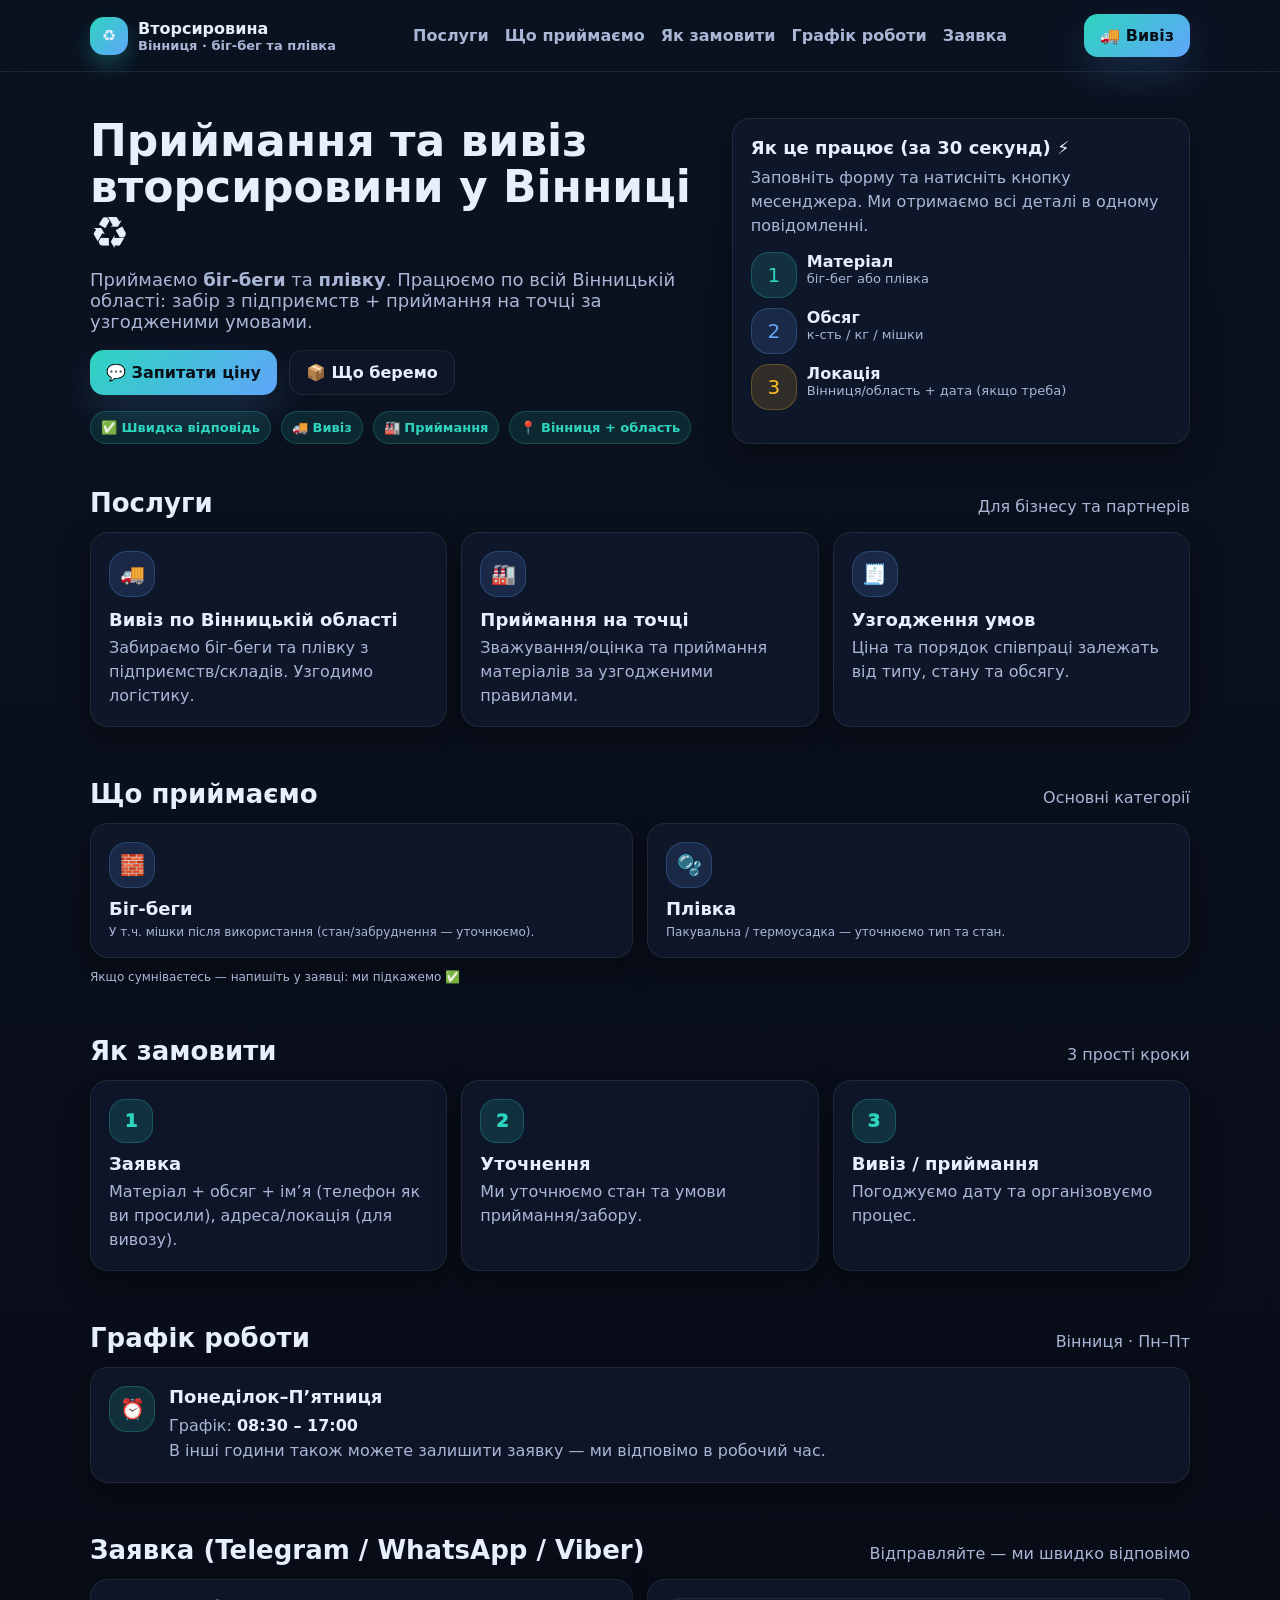
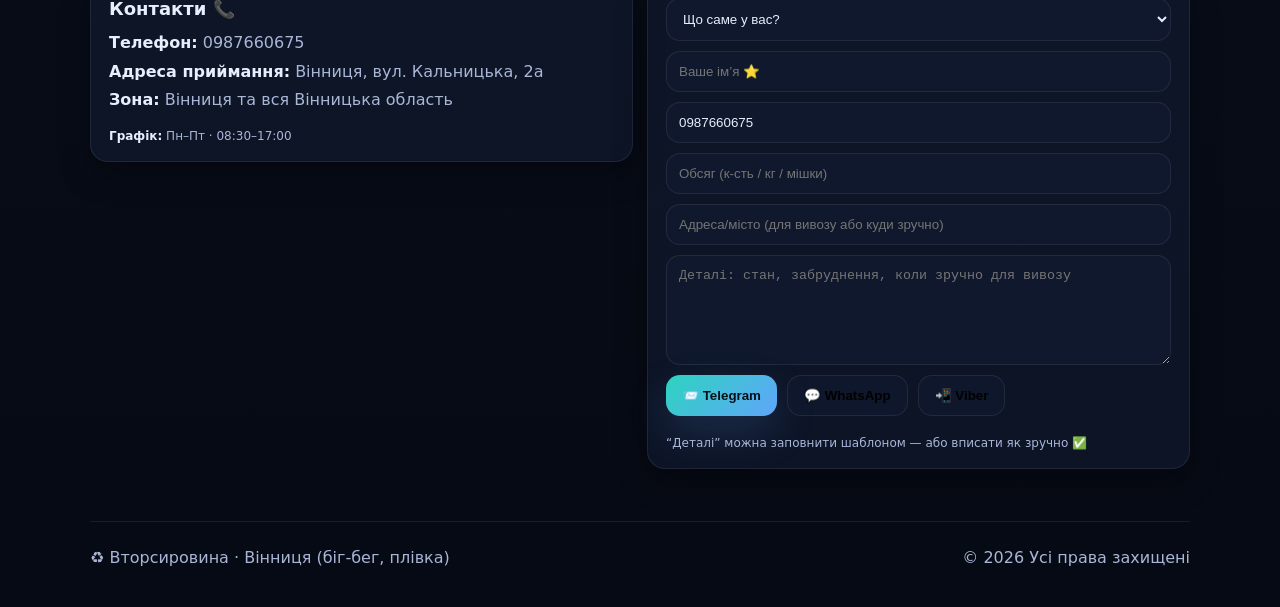
<file: index.html>
<!doctype html>
<html lang="uk">
<head>
  <meta charset="utf-8" />
  <meta name="viewport" content="width=device-width, initial-scale=1" />
  <title>Вторсировина Вінниця — біг-бег та плівка (вивіз і приймання)</title>
  <style>
    :root{
      --bg:#0b1220;
      --card:rgba(18,27,49,.65);
      --text:#e7eefc;
      --muted:#a9b6d6;
      --accent:#2dd4bf;
      --accent2:#60a5fa;
      --border:rgba(255,255,255,.08);
      --shadow:0 12px 30px rgba(0,0,0,.35);
      --radius:18px;
    }
    *{box-sizing:border-box}
    body{
      margin:0;
      font-family:system-ui,-apple-system,Segoe UI,Roboto,Arial,sans-serif;
      background:linear-gradient(180deg,var(--bg),#060a14);
      color:var(--text);
    }
    a{ color:inherit; text-decoration:none; }
    .container{ width:min(1100px, 92vw); margin:0 auto; }

    header{
      position:sticky; top:0; z-index:10;
      background:rgba(11,18,32,.72);
      border-bottom:1px solid var(--border);
      backdrop-filter: blur(10px);
    }
    .nav{
      display:flex; align-items:center; justify-content:space-between; gap:14px;
      padding:14px 0;
    }
    .brand{ display:flex; align-items:center; gap:10px; font-weight:900; }
    .logo{
      width:38px; height:38px; border-radius:14px;
      background:linear-gradient(135deg,var(--accent),var(--accent2));
      display:flex; align-items:center; justify-content:center;
      box-shadow: 0 10px 20px rgba(45,212,191,.25);
      flex:0 0 auto;
    }
    nav ul{ list-style:none; display:flex; gap:16px; padding:0; margin:0; }
    nav a{ color:var(--muted); font-weight:700; }
    nav a:hover{ color:var(--text); }

    .btn{
      display:inline-flex; align-items:center; justify-content:center; gap:10px;
      padding:12px 16px; border-radius:14px;
      font-weight:900;
      border:1px solid var(--border);
      background:rgba(18,27,49,.55);
      white-space:nowrap;
    }
    .btn.primary{
      border:none; color:#071018;
      background:linear-gradient(135deg,var(--accent),var(--accent2));
      box-shadow:0 16px 40px rgba(96,165,250,.18);
    }

    .hero{ padding:46px 0 18px; }
    .grid{ display:grid; grid-template-columns: 1.15fr .85fr; gap:22px; align-items:stretch; }
    h1{ font-size:44px; line-height:1.05; margin:0 0 12px; }
    .lead{ color:var(--muted); font-size:18px; margin:0 0 18px; }

    .actions{ display:flex; gap:12px; flex-wrap:wrap; margin-top:14px; }
    .kpi{ display:flex; gap:10px; flex-wrap:wrap; margin-top:16px; }
    .tag{
      padding:8px 10px; border-radius:999px;
      background:rgba(45,212,191,.12);
      border:1px solid rgba(45,212,191,.22);
      color:var(--accent); font-weight:900; font-size:13px;
    }

    .card{
      background:var(--card);
      border:1px solid var(--border);
      border-radius:var(--radius);
      box-shadow:var(--shadow);
      padding:18px;
    }
    section{ padding:26px 0; }

    .section-title{
      display:flex; align-items:baseline; justify-content:space-between; gap:14px;
      margin-bottom:14px;
    }
    .section-title h2{ margin:0; font-size:26px; }
    .section-title p{ margin:0; color:var(--muted); }

    .services{ display:grid; grid-template-columns: repeat(3, 1fr); gap:14px; }
    .service p{ margin:0; color:var(--muted); line-height:1.5; }
    .service h3{ margin:12px 0 6px; font-size:18px; }

    .icon{
      width:46px; height:46px; border-radius:18px;
      background:rgba(96,165,250,.14);
      border:1px solid rgba(96,165,250,.25);
      display:flex; align-items:center; justify-content:center;
      font-size:20px;
    }

    .materials{ display:grid; grid-template-columns: repeat(2, 1fr); gap:14px; }
    .steps{ display:grid; grid-template-columns: repeat(3, 1fr); gap:14px; }
    .step .num{
      width:44px; height:44px; border-radius:16px; font-size:18px;
      background:rgba(45,212,191,.14);
      border:1px solid rgba(45,212,191,.25);
      display:flex; align-items:center; justify-content:center;
      color:var(--accent); font-weight:1000;
      margin-bottom:10px;
    }
    .step b{ font-size:18px; display:block; }
    .step p{ margin:6px 0 0; color:var(--muted); line-height:1.5; }

    .contact-grid{ display:grid; grid-template-columns: 1fr 1fr; gap:14px; align-items:start; }

    form{ display:grid; gap:10px; }
    input, textarea, select{
      width:100%;
      padding:12px 12px;
      border-radius:14px;
      border:1px solid var(--border);
      background:rgba(18,27,49,.65);
      color:var(--text);
      outline:none;
    }
    textarea{ min-height:110px; resize:vertical; }
    .small-note{ color:var(--muted); font-size:12px; margin:10px 0 0; }
    .btn-row{ display:flex; gap:10px; flex-wrap:wrap; }

    footer{
      padding:26px 0 40px;
      color:var(--muted);
      border-top:1px solid var(--border);
      margin-top:26px;
    }

    .desktop-only{ display:inline-flex; }
    .mobile-actions{ display:none; gap:10px; align-items:center; }

    @media (max-width: 980px){
      .grid{ grid-template-columns: 1fr; }
      h1{ font-size:36px; }
      nav ul{ display:none; }
      .services{ grid-template-columns: 1fr; }
      .materials{ grid-template-columns: 1fr; }
      .steps{ grid-template-columns: 1fr; }
      .contact-grid{ grid-template-columns: 1fr; }
      .desktop-only{ display:none; }
      .mobile-actions{ display:flex; }
    }
  </style>
</head>
<body>
<header>
  <div class="container">
    <div class="nav">
      <div class="brand">
        <div class="logo">♻️</div>
        <div>
          <div>Вторсировина</div>
          <div style="color:var(--muted); font-size:13px; font-weight:800;">Вінниця · біг-бег та плівка</div>
        </div>
      </div>

      <nav>
        <ul>
          <li><a href="#services">Послуги</a></li>
          <li><a href="#materials">Що приймаємо</a></li>
          <li><a href="#order">Як замовити</a></li>
          <li><a href="#schedule">Графік роботи</a></li>
          <li><a href="#contact">Заявка</a></li>
        </ul>
      </nav>

      <a class="btn primary desktop-only" href="#contact">🚚 Вивіз</a>

      <div class="mobile-actions">
        <a class="btn" href="tel:+380987660675">📞 Дзвінок</a>
        <a class="btn primary" href="https://t.me/0987660675" target="_blank" rel="noopener">💬 Telegram</a>
      </div>
    </div>
  </div>
</header>

<main class="container">
  <section class="hero">
    <div class="grid">
      <div>
        <h1>Приймання та вивіз вторсировини у Вінниці ♻️</h1>
        <p class="lead">
          Приймаємо <b>біг-беги</b> та <b>плівку</b>. Працюємо по всій Вінницькій області:
          забір з підприємств + приймання на точці за узгодженими умовами.
        </p>

        <div class="actions">
          <a class="btn primary" href="#contact">💬 Запитати ціну</a>
          <a class="btn" href="#materials">📦 Що беремо</a>
        </div>

        <div class="kpi">
          <span class="tag">✅ Швидка відповідь</span>
          <span class="tag">🚚 Вивіз</span>
          <span class="tag">🏭 Приймання</span>
          <span class="tag">📍 Вінниця + область</span>
        </div>
      </div>

      <div class="card">
        <b style="font-size:18px;">Як це працює (за 30 секунд) ⚡</b>
        <p style="color:var(--muted); margin:8px 0 14px; line-height:1.5;">
          Заповніть форму та натисніть кнопку месенджера. Ми отримаємо всі деталі в одному повідомленні.
        </p>

        <div style="display:grid; gap:10px;">
          <div style="display:flex; gap:10px; align-items:flex-start;">
            <div class="icon" style="background:rgba(45,212,191,.14); border-color:rgba(45,212,191,.25); color:var(--accent);">1</div>
            <div><b>Матеріал</b><div style="color:var(--muted); font-size:13px;">біг-бег або плівка</div></div>
          </div>

          <div style="display:flex; gap:10px; align-items:flex-start;">
            <div class="icon" style="background:rgba(96,165,250,.14); border-color:rgba(96,165,250,.25); color:var(--accent2);">2</div>
            <div><b>Обсяг</b><div style="color:var(--muted); font-size:13px;">к-сть / кг / мішки</div></div>
          </div>

          <div style="display:flex; gap:10px; align-items:flex-start;">
            <div class="icon" style="background:rgba(251,191,36,.14); border-color:rgba(251,191,36,.25); color:#fbbf24;">3</div>
            <div><b>Локація</b><div style="color:var(--muted); font-size:13px;">Вінниця/область + дата (якщо треба)</div></div>
          </div>
        </div>
      </div>
    </div>
  </section>

  <section id="services">
    <div class="section-title">
      <h2>Послуги</h2>
      <p>Для бізнесу та партнерів</p>
    </div>

    <div class="services">
      <div class="card service">
        <div class="icon">🚚</div>
        <h3>Вивіз по Вінницькій області</h3>
        <p>Забираємо біг-беги та плівку з підприємств/складів. Узгодимо логістику.</p>
      </div>

      <div class="card service">
        <div class="icon">🏭</div>
        <h3>Приймання на точці</h3>
        <p>Зважування/оцінка та приймання матеріалів за узгодженими правилами.</p>
      </div>

      <div class="card service">
        <div class="icon">🧾</div>
        <h3>Узгодження умов</h3>
        <p>Ціна та порядок співпраці залежать від типу, стану та обсягу.</p>
      </div>
    </div>
  </section>

  <section id="materials">
    <div class="section-title">
      <h2>Що приймаємо</h2>
      <p>Основні категорії</p>
    </div>

    <div class="materials">
      <div class="card">
        <div class="icon">🧱</div>
        <h3 style="margin:10px 0 6px; font-size:18px;">Біг-беги</h3>
        <p class="small-note" style="margin-top:0;">
          У т.ч. мішки після використання (стан/забруднення — уточнюємо).
        </p>
      </div>

      <div class="card">
        <div class="icon">🫧</div>
        <h3 style="margin:10px 0 6px; font-size:18px;">Плівка</h3>
        <p class="small-note" style="margin-top:0;">
          Пакувальна / термоусадка — уточнюємо тип та стан.
        </p>
      </div>
    </div>

    <p class="small-note" style="margin-top:12px;">
      Якщо сумніваєтесь — напишіть у заявці: ми підкажемо ✅
    </p>
  </section>

  <section id="order">
    <div class="section-title">
      <h2>Як замовити</h2>
      <p>3 прості кроки</p>
    </div>

    <div class="steps">
      <div class="card step">
        <div class="num">1</div>
        <b>Заявка</b>
        <p>Матеріал + обсяг + ім’я (телефон як ви просили), адреса/локація (для вивозу).</p>
      </div>

      <div class="card step">
        <div class="num">2</div>
        <b>Уточнення</b>
        <p>Ми уточнюємо стан та умови приймання/забору.</p>
      </div>

      <div class="card step">
        <div class="num">3</div>
        <b>Вивіз / приймання</b>
        <p>Погоджуємо дату та організовуємо процес.</p>
      </div>
    </div>
  </section>

  <section id="schedule">
    <div class="section-title">
      <h2>Графік роботи</h2>
      <p>Вінниця · Пн–Пт</p>
    </div>

    <div class="card">
      <div style="display:flex; gap:14px; flex-wrap:wrap; align-items:flex-start;">
        <div class="icon" style="background:rgba(45,212,191,.14); border-color:rgba(45,212,191,.25); color:var(--accent);">⏰</div>
        <div>
          <b style="font-size:18px;">Понеділок–П’ятниця</b>
          <p style="margin:6px 0 0; color:var(--muted); line-height:1.6;">
            Графік: <b style="color:var(--text);">08:30 – 17:00</b><br/>
            В інші години також можете залишити заявку — ми відповімо в робочий час.
          </p>
        </div>
      </div>
    </div>
  </section>

  <section id="contact">
    <div class="section-title">
      <h2>Заявка (Telegram / WhatsApp / Viber)</h2>
      <p>Відправляйте — ми швидко відповімо</p>
    </div>

    <div class="contact-grid">
      <div class="card">
        <b style="font-size:18px;">Контакти 📞</b>
        <p style="color:var(--muted); line-height:1.8; margin:10px 0 0;">
          <b style="color:var(--text);">Телефон:</b> 0987660675<br/>
          <b style="color:var(--text);">Адреса приймання:</b> Вінниця, вул. Кальницька, 2а<br/>
          <b style="color:var(--text);">Зона:</b> Вінниця та вся Вінницька область
        </p>

        <p class="small-note" style="margin-top:14px;">
          <b style="color:var(--text);">Графік:</b> Пн–Пт · 08:30–17:00
        </p>
      </div>

      <div class="card">
        <form id="leadForm">
          <select id="material" required>
            <option value="" disabled selected>Що саме у вас?</option>
            <option value="Біг-беги">Біг-беги</option>
            <option value="Плівка">Плівка</option>
          </select>

          <input id="name" required placeholder="Ваше ім’я ⭐" />

          <!-- як просили -->
          <input id="phone" type="tel" value="0987660675" />

          <input id="volume" placeholder="Обсяг (к-сть / кг / мішки)" />
          <input id="location" placeholder="Адреса/місто (для вивозу або куди зручно)" />

          <textarea id="details" placeholder="Деталі: стан, забруднення, коли зручно для вивозу"></textarea>

          <div class="btn-row">
            <button type="button" class="btn primary" onclick="send('telegram')">📨 Telegram</button>
            <button type="button" class="btn" onclick="send('whatsapp')">💬 WhatsApp</button>
            <button type="button" class="btn" onclick="send('viber')">📲 Viber</button>
          </div>

          <div class="small-note">
            “Деталі” можна заповнити шаблоном — або вписати як зручно ✅
          </div>
        </form>
      </div>
    </div>
  </section>

  <footer>
    <div style="display:flex; justify-content:space-between; gap:12px; flex-wrap:wrap;">
      <div>♻️ Вторсировина · Вінниця (біг-бег, плівка)</div>
      <div>© <span id="y"></span> Усі права захищені</div>
    </div>
  </footer>
</main>

<script>
  const phoneE164 = "+380987660675";
  const telegramChat = "0987660675";

  document.getElementById('y').textContent = new Date().getFullYear();
  const el = (id) => document.getElementById(id);

  function buildMessage(){
    const material = (el('material').value || '').trim();
    const name = (el('name').value || '').trim();
    const phone = (el('phone').value || '').trim();
    const volume = (el('volume').value || '').trim();
    const location = (el('location').value || '').trim();
    const details = (el('details').value || '').trim();

    return [
      "Заявка з сайту «Вторсировина»",
      `Матеріал: ${material || "-"}`,
      `Ім’я: ${name || "-"}`,
      `Телефон клієнта: ${phone || "-"}`,
      `Обсяг: ${volume || "-"}`,
      `Локація: ${location || "Вінниця / область (уточнити)"}`,
      `Деталі: ${details || "-"}`,
      "",
      "Потрібен зворотній зв’язок."
    ].join("\n");
  }

  // тільки Material + Ім’я ✅
  function validateForm(){
    const material = (el('material').value || '').trim();
    const name = (el('name').value || '').trim();

    if (!material){
      el('material').focus();
      alert("Оберіть матеріал ✅");
      return false;
    }
    if (!name){
      el('name').focus();
      alert("Вкажіть ваше ім’я ✅");
      return false;
    }
    return true;
  }

  // автопідказка в Деталі (тільки якщо поле порожнє)
  function setDetailsTemplate(){
    const material = (el('material').value || '').trim();
    const detailsEl = el('details');
    if (!material) return;

    const template =
      material === "Біг-беги"
        ? "Стан: \nКількість: \nЧисті/забруднені: \nКоли зручно для вивозу: "
        : "Тип плівки: \nСтан: \nКількість/вага: \nКоли зручно для вивозу: ";

    if (!detailsEl.value.trim()){
      detailsEl.value = template;
    }
  }

  el('material').addEventListener('change', setDetailsTemplate);

  function send(type){
    if (!validateForm()) return;

    const text = encodeURIComponent(buildMessage());

    if (type === 'telegram'){
      window.open(`https://t.me/${telegramChat}?text=${text}`, '_blank', 'noopener');
      return;
    }

    if (type === 'whatsapp'){
      const phone = phoneE164.replace('+','');
      window.open(`https://wa.me/${phone}?text=${text}`, '_blank', 'noopener');
      return;
    }

    if (type === 'viber'){
      window.open(`viber://chat?number=${phoneE164}&text=${text}`, '_blank', 'noopener');
      return;
    }
  }
</script>
</body>
</html>
</file>
